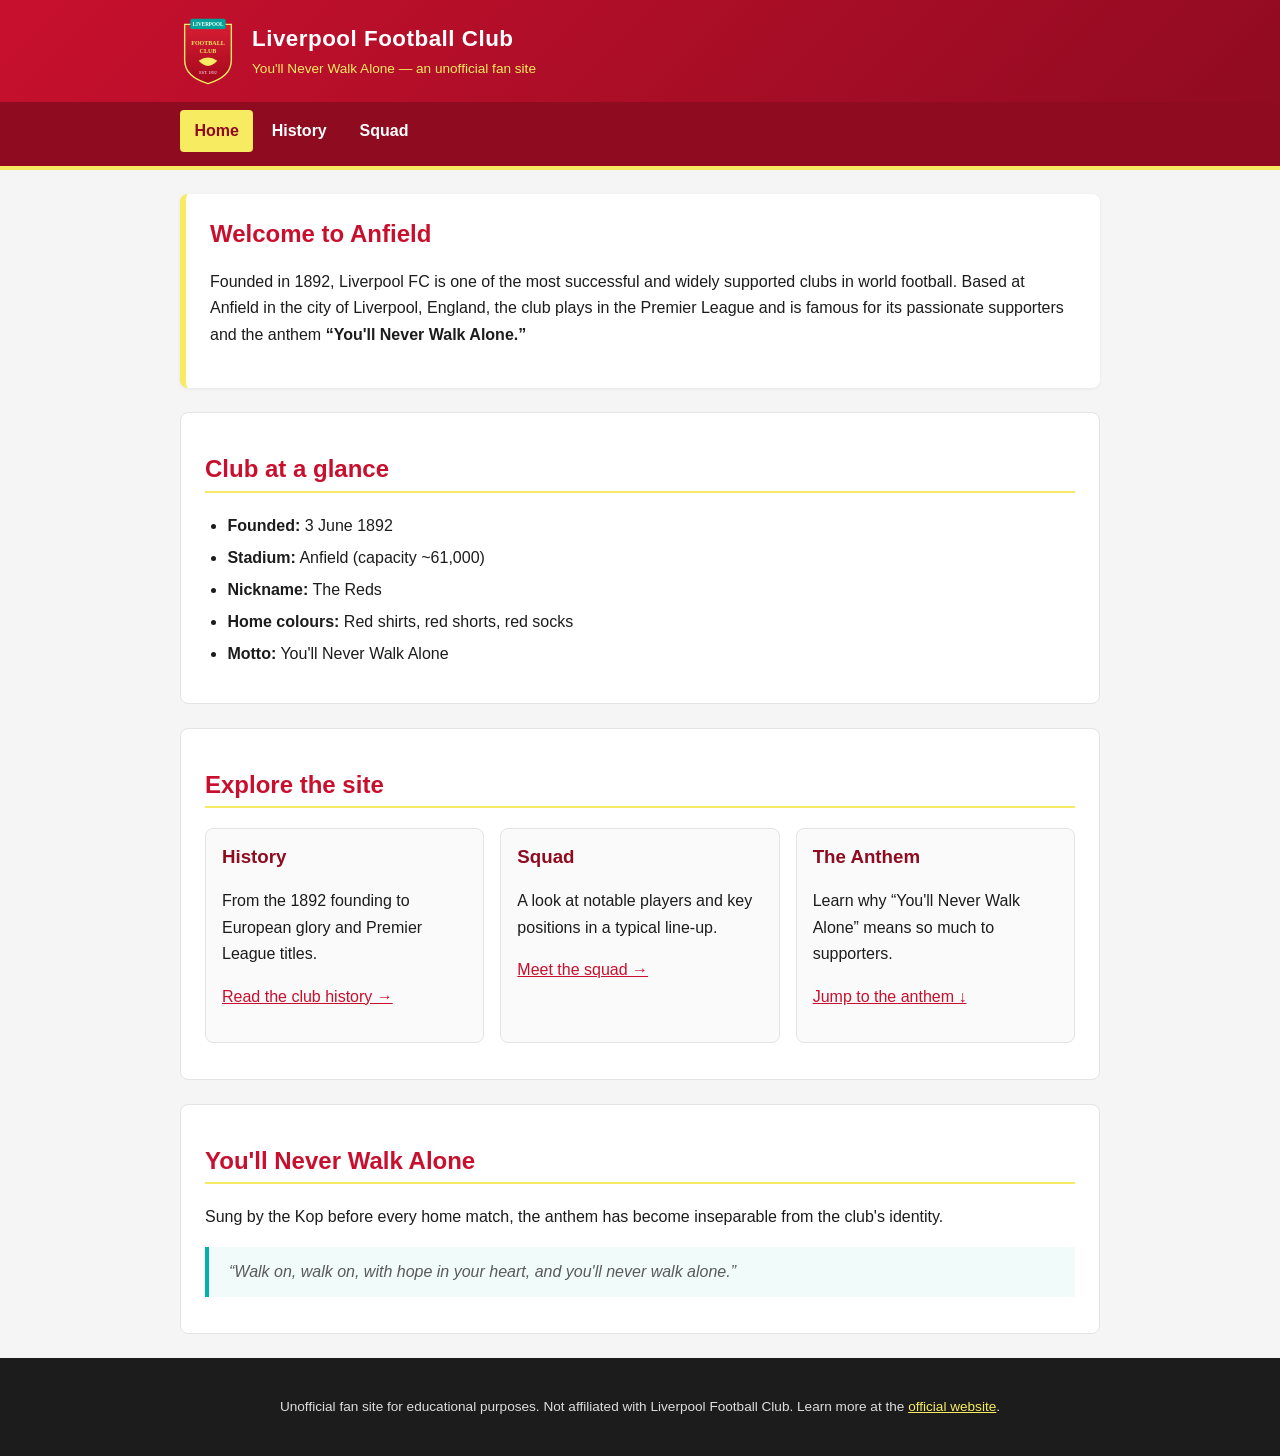
<file: index.html>
<!DOCTYPE html>
<html lang="en">
<head>
  <meta charset="UTF-8">
  <meta name="viewport" content="width=device-width, initial-scale=1.0">
  <title>Liverpool FC — Home | Fan Site</title>
  <meta name="description" content="An unofficial fan site celebrating Liverpool Football Club: history, squad and honours.">
  <link rel="stylesheet" href="styles.css">
</head>
<body>
  <header class="site-header">
    <div class="wrap">
      <img src="images/crest.svg" alt="Stylised Liverpool FC crest in red and gold">
      <div>
        <h1>Liverpool Football Club</h1>
        <p>You'll Never Walk Alone — an unofficial fan site</p>
      </div>
    </div>
    <nav class="main-nav" aria-label="Primary">
      <ul>
        <li><a href="index.html" aria-current="page">Home</a></li>
        <li><a href="history.html">History</a></li>
        <li><a href="squad.html">Squad</a></li>
      </ul>
    </nav>
  </header>

  <main>
    <article>
      <div class="hero">
        <h2>Welcome to Anfield</h2>
        <p>
          Founded in 1892, Liverpool FC is one of the most successful and widely
          supported clubs in world football. Based at Anfield in the city of
          Liverpool, England, the club plays in the Premier League and is famous
          for its passionate supporters and the anthem
          <strong>“You'll Never Walk Alone.”</strong>
        </p>
      </div>

      <section aria-labelledby="quick-facts">
        <h2 id="quick-facts">Club at a glance</h2>
        <ul>
          <li><strong>Founded:</strong> 3 June 1892</li>
          <li><strong>Stadium:</strong> Anfield (capacity ~61,000)</li>
          <li><strong>Nickname:</strong> The Reds</li>
          <li><strong>Home colours:</strong> Red shirts, red shorts, red socks</li>
          <li><strong>Motto:</strong> You'll Never Walk Alone</li>
        </ul>
      </section>

      <section aria-labelledby="explore">
        <h2 id="explore">Explore the site</h2>
        <ul class="card-grid">
          <li>
            <h3>History</h3>
            <p>From the 1892 founding to European glory and Premier League titles.</p>
            <p><a href="history.html">Read the club history →</a></p>
          </li>
          <li>
            <h3>Squad</h3>
            <p>A look at notable players and key positions in a typical line-up.</p>
            <p><a href="squad.html">Meet the squad →</a></p>
          </li>
          <li>
            <h3>The Anthem</h3>
            <p>Learn why “You'll Never Walk Alone” means so much to supporters.</p>
            <p><a href="#anthem">Jump to the anthem ↓</a></p>
          </li>
        </ul>
      </section>

      <section id="anthem" aria-labelledby="anthem-heading">
        <h2 id="anthem-heading">You'll Never Walk Alone</h2>
        <p>
          Sung by the Kop before every home match, the anthem has become
          inseparable from the club's identity.
        </p>
        <blockquote>
          “Walk on, walk on, with hope in your heart, and you'll never walk alone.”
        </blockquote>
      </section>
    </article>
  </main>

  <footer class="site-footer">
    <p>
      Unofficial fan site for educational purposes. Not affiliated with
      Liverpool Football Club. Learn more at the
      <a href="https://www.liverpoolfc.com" rel="noopener">official website</a>.
    </p>
  </footer>
</body>
</html>
</file>
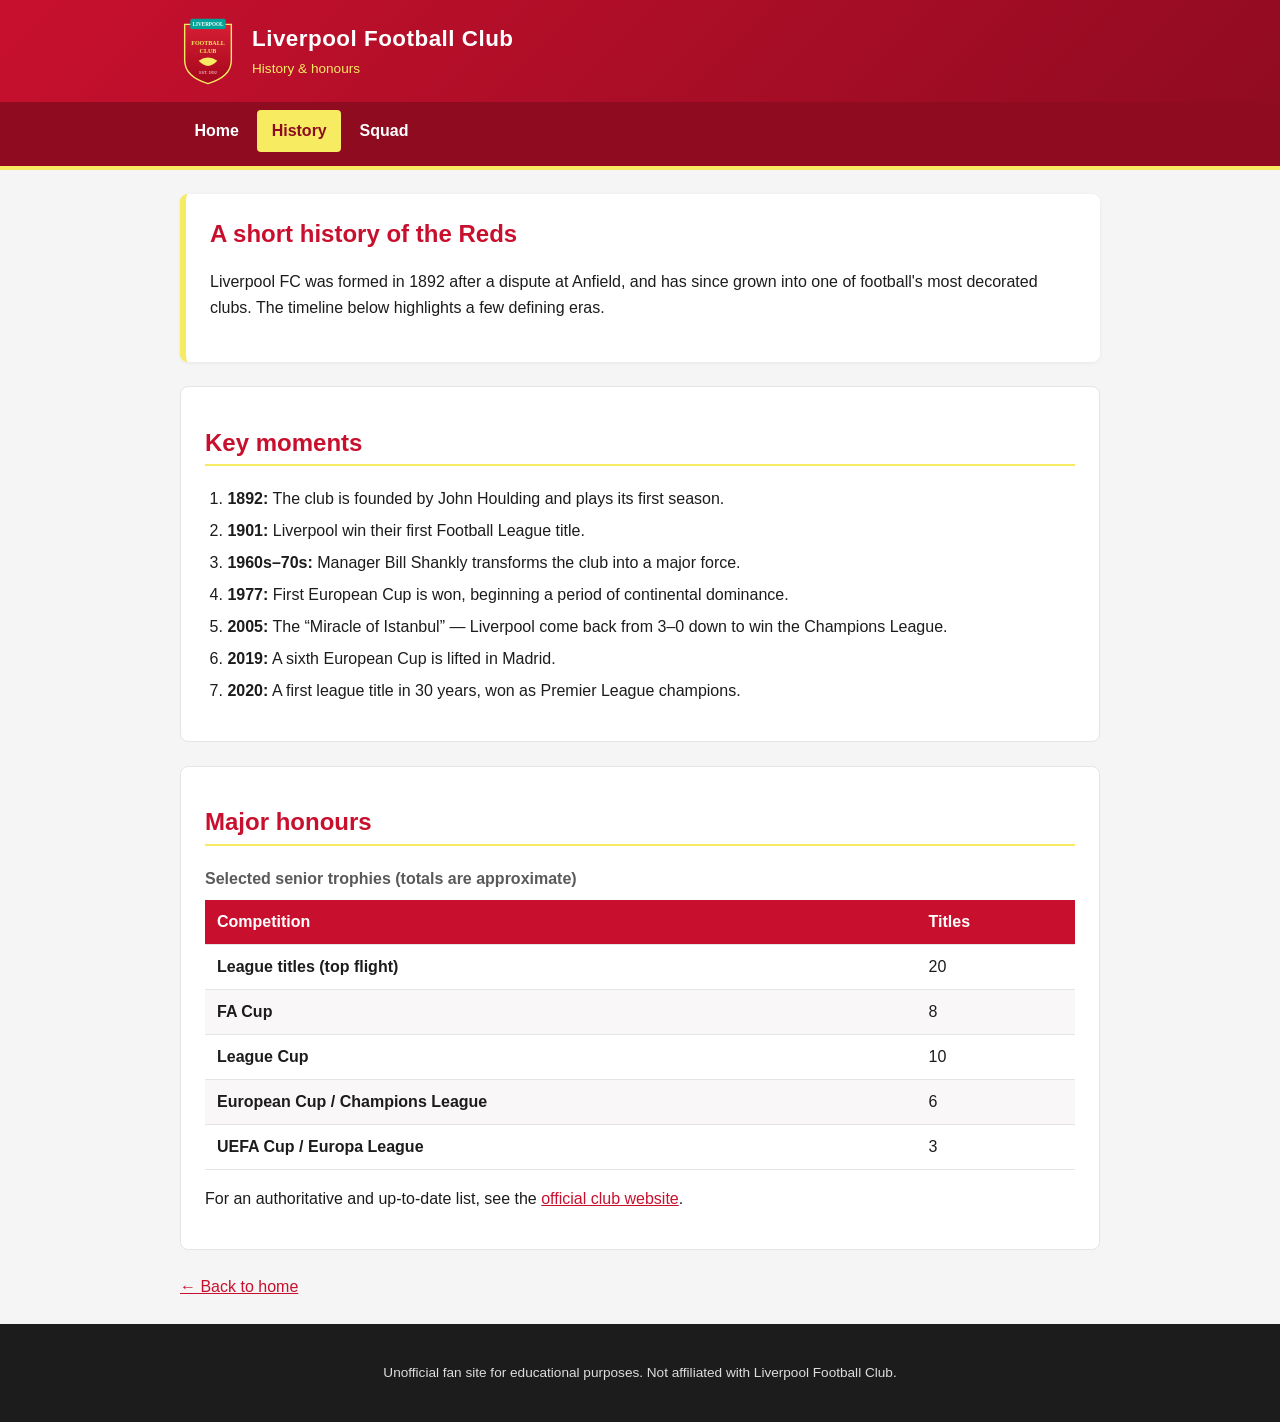
<file: history.html>
<!DOCTYPE html>
<html lang="en">
<head>
  <meta charset="UTF-8">
  <meta name="viewport" content="width=device-width, initial-scale=1.0">
  <title>Liverpool FC — History | Fan Site</title>
  <meta name="description" content="A short history of Liverpool Football Club and a summary of major honours.">
  <link rel="stylesheet" href="styles.css">
</head>
<body>
  <header class="site-header">
    <div class="wrap">
      <img src="images/crest.svg" alt="Stylised Liverpool FC crest in red and gold">
      <div>
        <h1>Liverpool Football Club</h1>
        <p>History &amp; honours</p>
      </div>
    </div>
    <nav class="main-nav" aria-label="Primary">
      <ul>
        <li><a href="index.html">Home</a></li>
        <li><a href="history.html" aria-current="page">History</a></li>
        <li><a href="squad.html">Squad</a></li>
      </ul>
    </nav>
  </header>

  <main>
    <article>
      <div class="hero">
        <h2>A short history of the Reds</h2>
        <p>
          Liverpool FC was formed in 1892 after a dispute at Anfield, and has
          since grown into one of football's most decorated clubs. The timeline
          below highlights a few defining eras.
        </p>
      </div>

      <section aria-labelledby="timeline">
        <h2 id="timeline">Key moments</h2>
        <ol>
          <li><strong>1892:</strong> The club is founded by John Houlding and plays its first season.</li>
          <li><strong>1901:</strong> Liverpool win their first Football League title.</li>
          <li><strong>1960s–70s:</strong> Manager Bill Shankly transforms the club into a major force.</li>
          <li><strong>1977:</strong> First European Cup is won, beginning a period of continental dominance.</li>
          <li><strong>2005:</strong> The “Miracle of Istanbul” — Liverpool come back from 3–0 down to win the Champions League.</li>
          <li><strong>2019:</strong> A sixth European Cup is lifted in Madrid.</li>
          <li><strong>2020:</strong> A first league title in 30 years, won as Premier League champions.</li>
        </ol>
      </section>

      <section aria-labelledby="honours">
        <h2 id="honours">Major honours</h2>
        <table>
          <caption>Selected senior trophies (totals are approximate)</caption>
          <thead>
            <tr>
              <th scope="col">Competition</th>
              <th scope="col">Titles</th>
            </tr>
          </thead>
          <tbody>
            <tr>
              <th scope="row">League titles (top flight)</th>
              <td>20</td>
            </tr>
            <tr>
              <th scope="row">FA Cup</th>
              <td>8</td>
            </tr>
            <tr>
              <th scope="row">League Cup</th>
              <td>10</td>
            </tr>
            <tr>
              <th scope="row">European Cup / Champions League</th>
              <td>6</td>
            </tr>
            <tr>
              <th scope="row">UEFA Cup / Europa League</th>
              <td>3</td>
            </tr>
          </tbody>
        </table>
        <p>
          For an authoritative and up-to-date list, see the
          <a href="https://www.liverpoolfc.com" rel="noopener">official club website</a>.
        </p>
      </section>

      <p><a href="index.html">← Back to home</a></p>
    </article>
  </main>

  <footer class="site-footer">
    <p>Unofficial fan site for educational purposes. Not affiliated with Liverpool Football Club.</p>
  </footer>
</body>
</html>
</file>
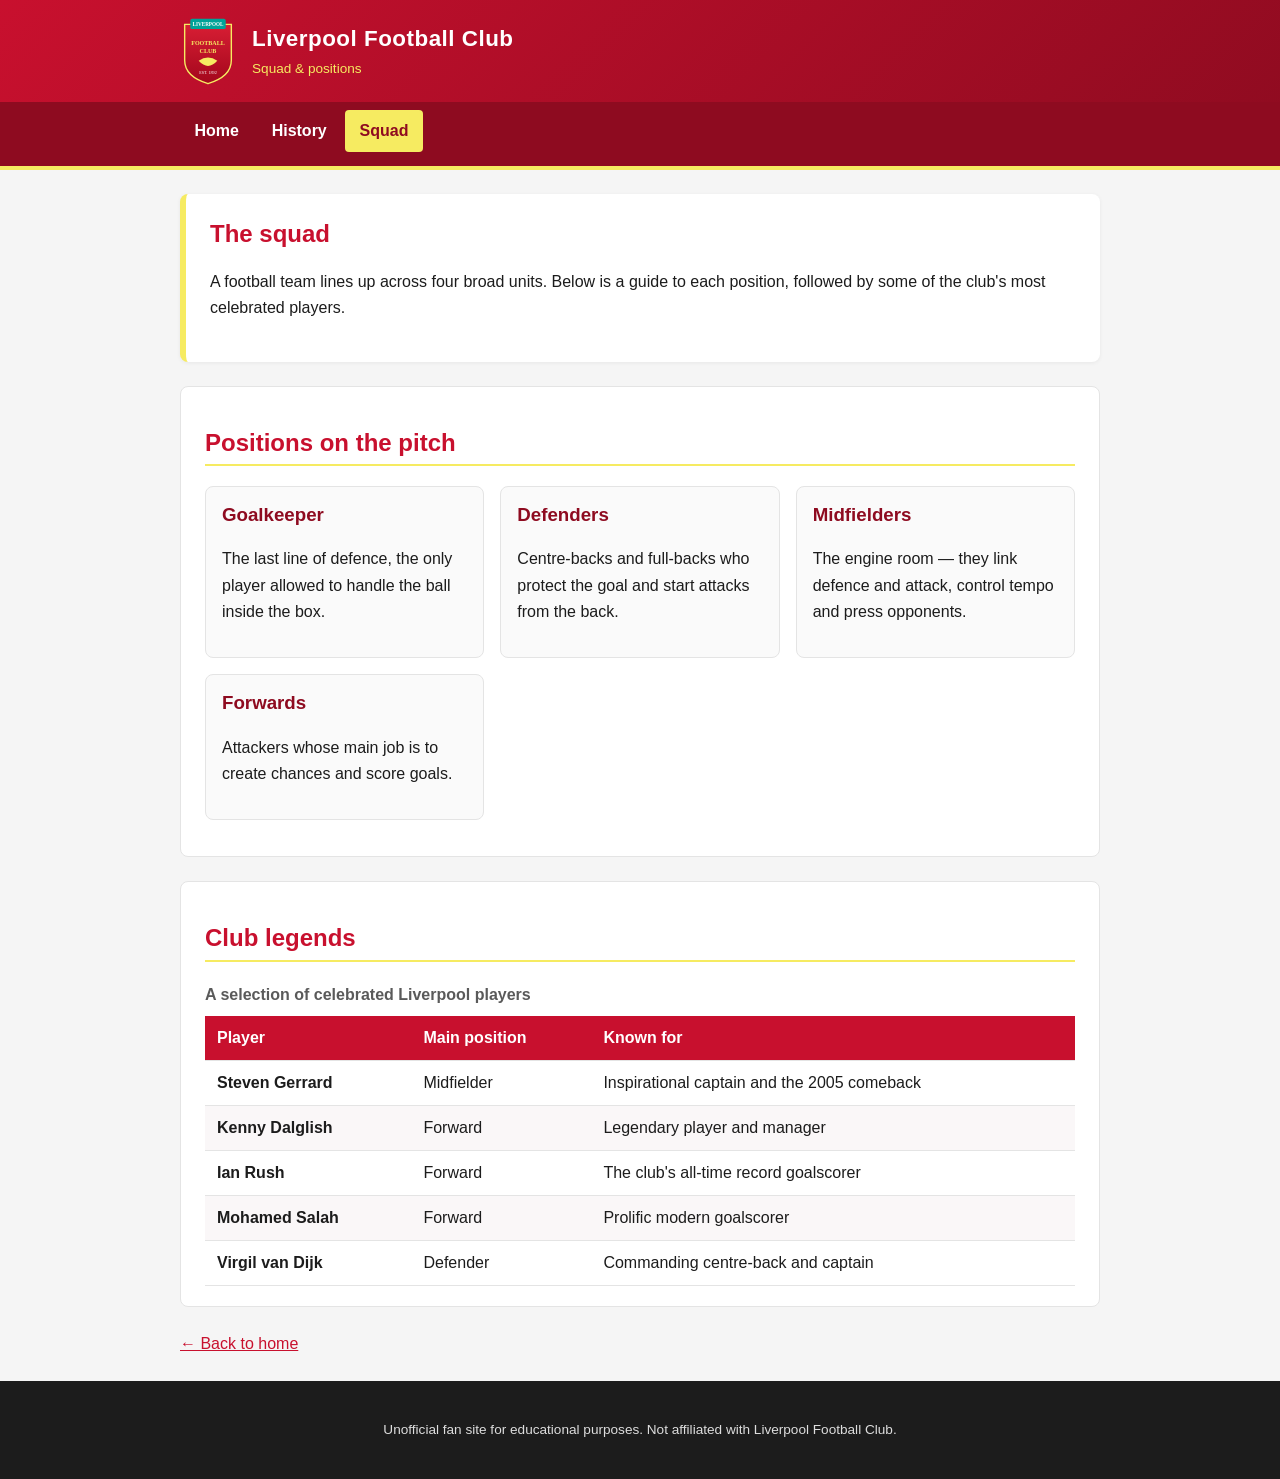
<file: squad.html>
<!DOCTYPE html>
<html lang="en">
<head>
  <meta charset="UTF-8">
  <meta name="viewport" content="width=device-width, initial-scale=1.0">
  <title>Liverpool FC — Squad | Fan Site</title>
  <meta name="description" content="Notable Liverpool FC players and the positions that make up a typical line-up.">
  <link rel="stylesheet" href="styles.css">
</head>
<body>
  <header class="site-header">
    <div class="wrap">
      <img src="images/crest.svg" alt="Stylised Liverpool FC crest in red and gold">
      <div>
        <h1>Liverpool Football Club</h1>
        <p>Squad &amp; positions</p>
      </div>
    </div>
    <nav class="main-nav" aria-label="Primary">
      <ul>
        <li><a href="index.html">Home</a></li>
        <li><a href="history.html">History</a></li>
        <li><a href="squad.html" aria-current="page">Squad</a></li>
      </ul>
    </nav>
  </header>

  <main>
    <article>
      <div class="hero">
        <h2>The squad</h2>
        <p>
          A football team lines up across four broad units. Below is a guide to
          each position, followed by some of the club's most celebrated players.
        </p>
      </div>

      <section aria-labelledby="positions">
        <h2 id="positions">Positions on the pitch</h2>
        <ul class="card-grid">
          <li>
            <h3>Goalkeeper</h3>
            <p>The last line of defence, the only player allowed to handle the ball inside the box.</p>
          </li>
          <li>
            <h3>Defenders</h3>
            <p>Centre-backs and full-backs who protect the goal and start attacks from the back.</p>
          </li>
          <li>
            <h3>Midfielders</h3>
            <p>The engine room — they link defence and attack, control tempo and press opponents.</p>
          </li>
          <li>
            <h3>Forwards</h3>
            <p>Attackers whose main job is to create chances and score goals.</p>
          </li>
        </ul>
      </section>

      <section aria-labelledby="legends">
        <h2 id="legends">Club legends</h2>
        <table>
          <caption>A selection of celebrated Liverpool players</caption>
          <thead>
            <tr>
              <th scope="col">Player</th>
              <th scope="col">Main position</th>
              <th scope="col">Known for</th>
            </tr>
          </thead>
          <tbody>
            <tr>
              <th scope="row">Steven Gerrard</th>
              <td>Midfielder</td>
              <td>Inspirational captain and the 2005 comeback</td>
            </tr>
            <tr>
              <th scope="row">Kenny Dalglish</th>
              <td>Forward</td>
              <td>Legendary player and manager</td>
            </tr>
            <tr>
              <th scope="row">Ian Rush</th>
              <td>Forward</td>
              <td>The club's all-time record goalscorer</td>
            </tr>
            <tr>
              <th scope="row">Mohamed Salah</th>
              <td>Forward</td>
              <td>Prolific modern goalscorer</td>
            </tr>
            <tr>
              <th scope="row">Virgil van Dijk</th>
              <td>Defender</td>
              <td>Commanding centre-back and captain</td>
            </tr>
          </tbody>
        </table>
      </section>

      <p><a href="index.html">← Back to home</a></p>
    </article>
  </main>

  <footer class="site-footer">
    <p>Unofficial fan site for educational purposes. Not affiliated with Liverpool Football Club.</p>
  </footer>
</body>
</html>
</file>
<file: styles.css>
/* ===== Liverpool FC fan site — shared styles ===== */

:root {
  --lfc-red: #c8102e;
  --lfc-red-dark: #8e0b20;
  --lfc-gold: #f6eb61;
  --lfc-teal: #00b2a9;
  --ink: #1c1c1c;
  --paper: #ffffff;
  --muted: #5a5a5a;
  --line: #e4e4e4;
  --max-width: 960px;
}

* {
  box-sizing: border-box;
}

body {
  margin: 0;
  font-family: "Segoe UI", Helvetica, Arial, sans-serif;
  line-height: 1.65;
  color: var(--ink);
  background: #f5f5f5;
}

/* ===== Header & navigation ===== */
.site-header {
  background: var(--lfc-red);
  background: linear-gradient(135deg, var(--lfc-red), var(--lfc-red-dark));
  color: var(--paper);
  border-bottom: 4px solid var(--lfc-gold);
}

.site-header .wrap {
  display: flex;
  align-items: center;
  gap: 1rem;
  max-width: var(--max-width);
  margin: 0 auto;
  padding: 1rem 1.25rem;
}

.site-header img {
  width: 56px;
  height: auto;
}

.site-header h1 {
  margin: 0;
  font-size: 1.4rem;
  letter-spacing: 0.5px;
}

.site-header p {
  margin: 0;
  font-size: 0.85rem;
  color: var(--lfc-gold);
}

.main-nav ul {
  display: flex;
  flex-wrap: wrap;
  gap: 0.25rem;
  list-style: none;
  margin: 0 auto;
  padding: 0.5rem 1.25rem;
  max-width: var(--max-width);
}

.main-nav a {
  display: block;
  padding: 0.5rem 0.9rem;
  color: var(--paper);
  text-decoration: none;
  border-radius: 4px;
  font-weight: 600;
}

.main-nav a:hover,
.main-nav a:focus {
  background: rgba(255, 255, 255, 0.18);
}

.main-nav a[aria-current="page"] {
  background: var(--lfc-gold);
  color: var(--lfc-red-dark);
}

.main-nav {
  background: var(--lfc-red-dark);
}

/* ===== Layout ===== */
main {
  max-width: var(--max-width);
  margin: 1.5rem auto;
  padding: 0 1.25rem;
}

.hero {
  background: var(--paper);
  border-left: 6px solid var(--lfc-gold);
  border-radius: 8px;
  padding: 1.5rem;
  margin-bottom: 1.5rem;
  box-shadow: 0 1px 4px rgba(0, 0, 0, 0.06);
}

.hero h2 {
  margin-top: 0;
  color: var(--lfc-red);
}

section {
  background: var(--paper);
  border: 1px solid var(--line);
  border-radius: 8px;
  padding: 1.25rem 1.5rem;
  margin-bottom: 1.5rem;
}

section h2 {
  color: var(--lfc-red);
  border-bottom: 2px solid var(--lfc-gold);
  padding-bottom: 0.4rem;
}

h2, h3 {
  line-height: 1.3;
}

a {
  color: var(--lfc-red);
}

ul, ol {
  padding-left: 1.4rem;
}

li {
  margin-bottom: 0.35rem;
}

blockquote {
  margin: 1rem 0;
  padding: 0.75rem 1.25rem;
  border-left: 4px solid var(--lfc-teal);
  background: #f0fbfa;
  font-style: italic;
  color: var(--muted);
}

/* ===== Tables (squad / honours) ===== */
table {
  width: 100%;
  border-collapse: collapse;
  margin-top: 0.5rem;
}

caption {
  text-align: left;
  font-weight: 600;
  color: var(--muted);
  margin-bottom: 0.5rem;
}

th, td {
  text-align: left;
  padding: 0.55rem 0.75rem;
  border-bottom: 1px solid var(--line);
}

thead th {
  background: var(--lfc-red);
  color: var(--paper);
}

tbody tr:nth-child(even) {
  background: #faf7f8;
}

/* ===== Cards ===== */
.card-grid {
  display: grid;
  grid-template-columns: repeat(auto-fit, minmax(220px, 1fr));
  gap: 1rem;
  list-style: none;
  padding: 0;
}

.card-grid li {
  background: #fafafa;
  border: 1px solid var(--line);
  border-radius: 8px;
  padding: 1rem;
  margin: 0;
}

.card-grid h3 {
  margin-top: 0;
  color: var(--lfc-red-dark);
}

/* ===== Footer ===== */
.site-footer {
  background: var(--ink);
  color: #ddd;
  text-align: center;
  padding: 1.5rem 1.25rem;
  font-size: 0.85rem;
}

.site-footer a {
  color: var(--lfc-gold);
}

/* ===== Responsive tweaks ===== */
@media (max-width: 520px) {
  .site-header .wrap {
    flex-direction: column;
    text-align: center;
  }
}
</file>
